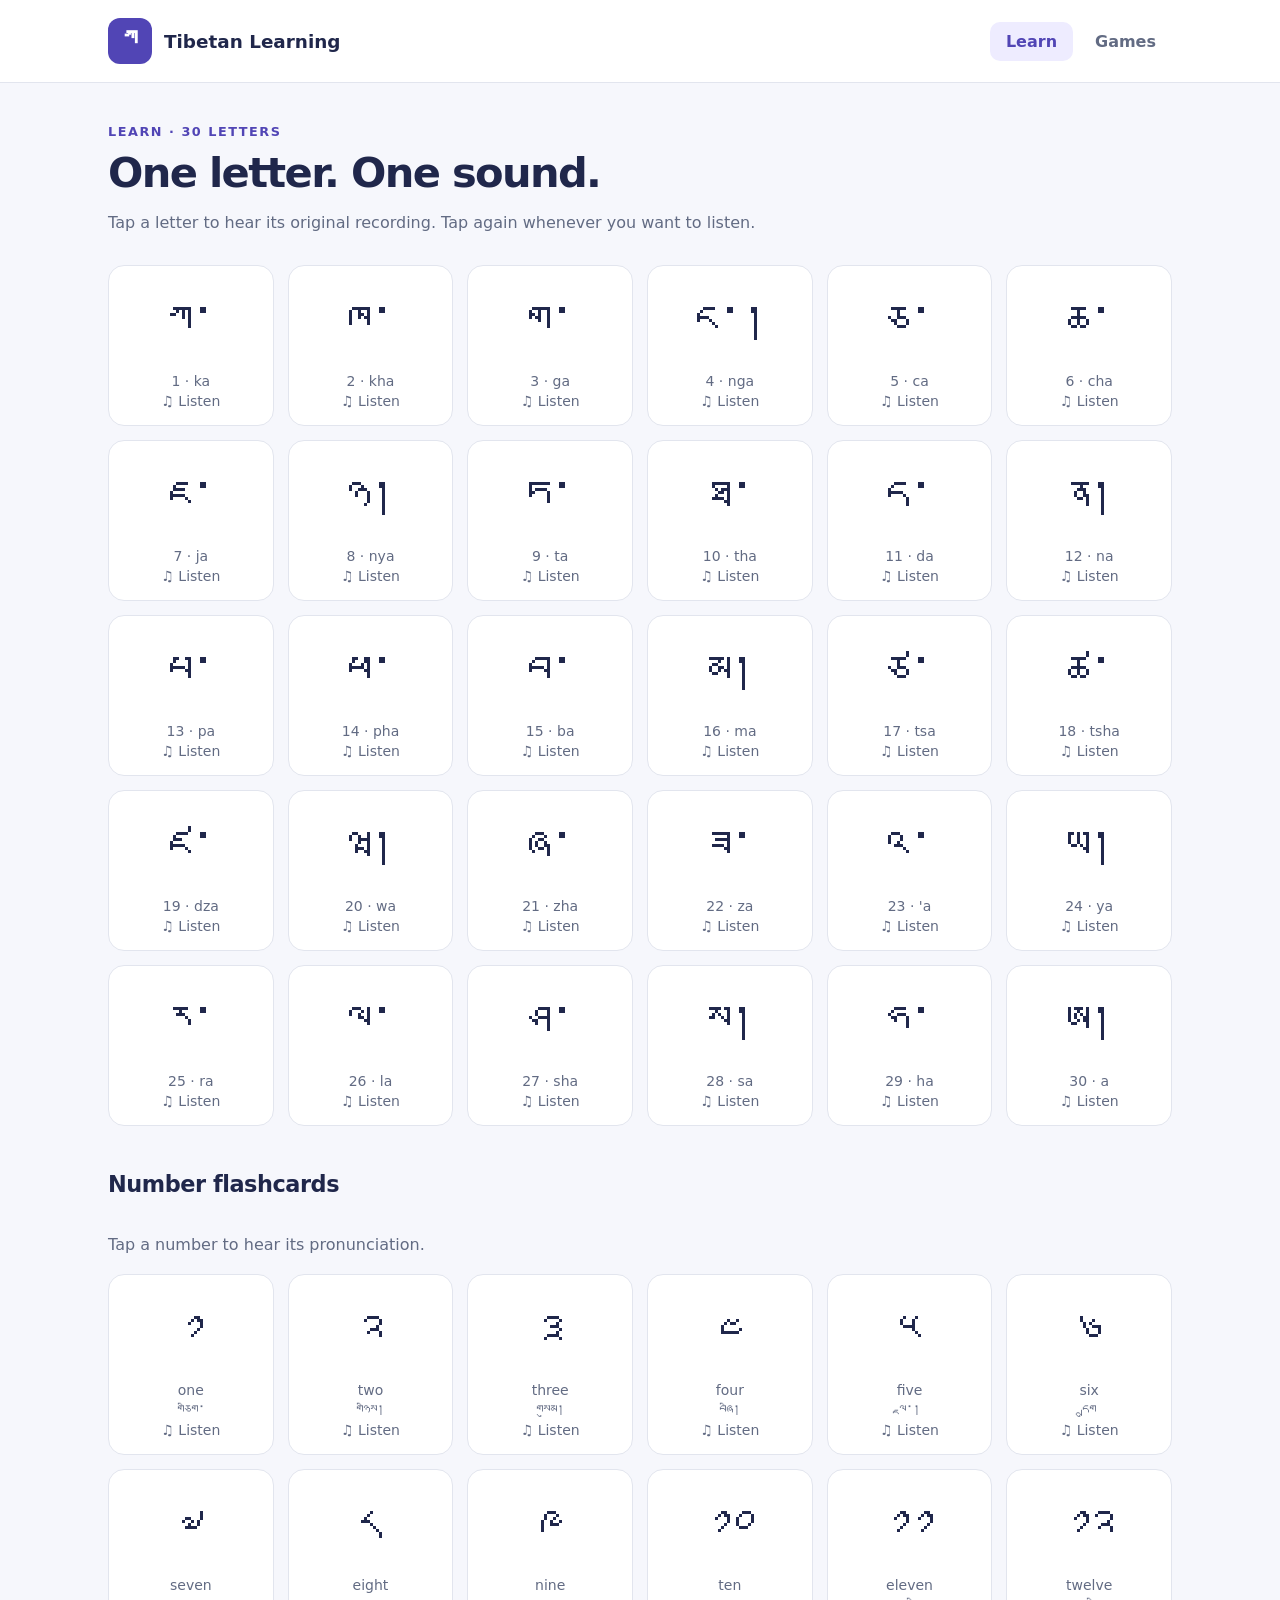
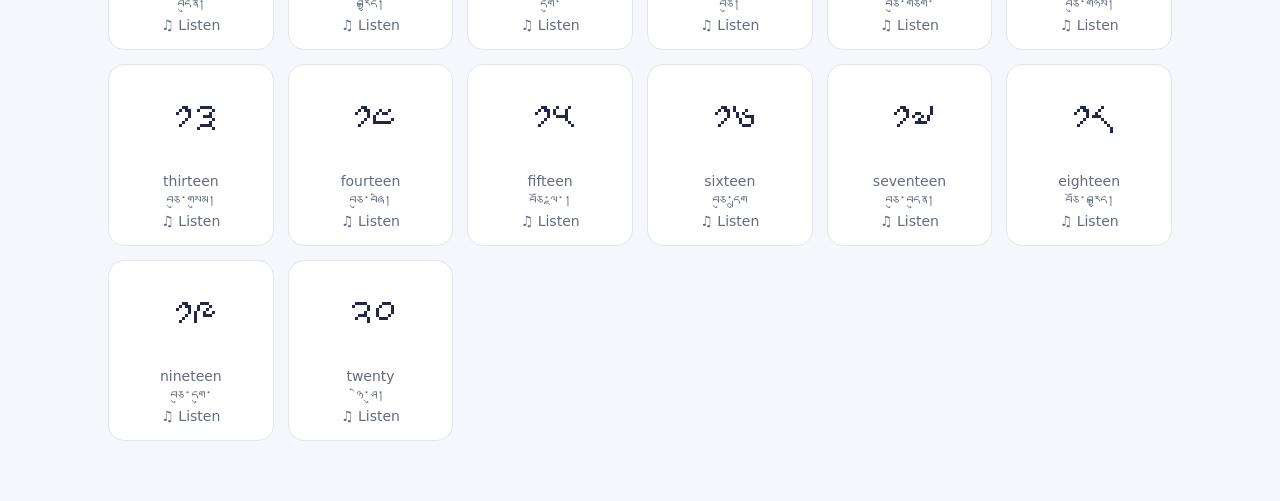
<file: index.html>
<!doctype html>
<html lang="en">
  <head>
    <meta charset="utf-8" />
    <meta name="viewport" content="width=device-width, initial-scale=1" />
    <meta
      name="description"
      content="Learn the Tibetan alphabet with original pronunciation recordings and playful practice."
    />
    <title>Learn letters & numbers · Tibetan Learning</title>
    <link rel="stylesheet" href="assets/css/site.css" />
    <script defer src="assets/js/data/alphabet.js"></script>
    <script defer src="assets/js/data/numbers.js"></script>
    <script defer src="assets/js/shared/audio-player.js"></script>
    <script defer src="assets/js/shared/navigation.js"></script>
    <script defer src="assets/js/pages/learn.js"></script>
  </head>
  <body data-section="learn">
    <main id="main">
      <div class="page-heading">
        <span class="eyebrow">Learn · 30 letters</span>
        <h1>One letter. One sound.</h1>
        <p class="subtitle">
          Tap a letter to hear its original recording. Tap again whenever you
          want to listen.
        </p>
      </div>
      <p id="audio-status" role="status"></p>
      <p id="storage-status" role="status"></p>
      <div id="learn-grid" class="learn-grid"></div>
      <section id="numbers">
        <div class="section-label"><h2>Number flashcards</h2></div>
        <p class="muted">Tap a number to hear its pronunciation.</p>
        <div id="number-grid" class="learn-grid"></div>
      </section>
      <noscript
        >Please enable JavaScript to hear the alphabet recordings.</noscript
      >
    </main>
  </body>
</html>
</file>
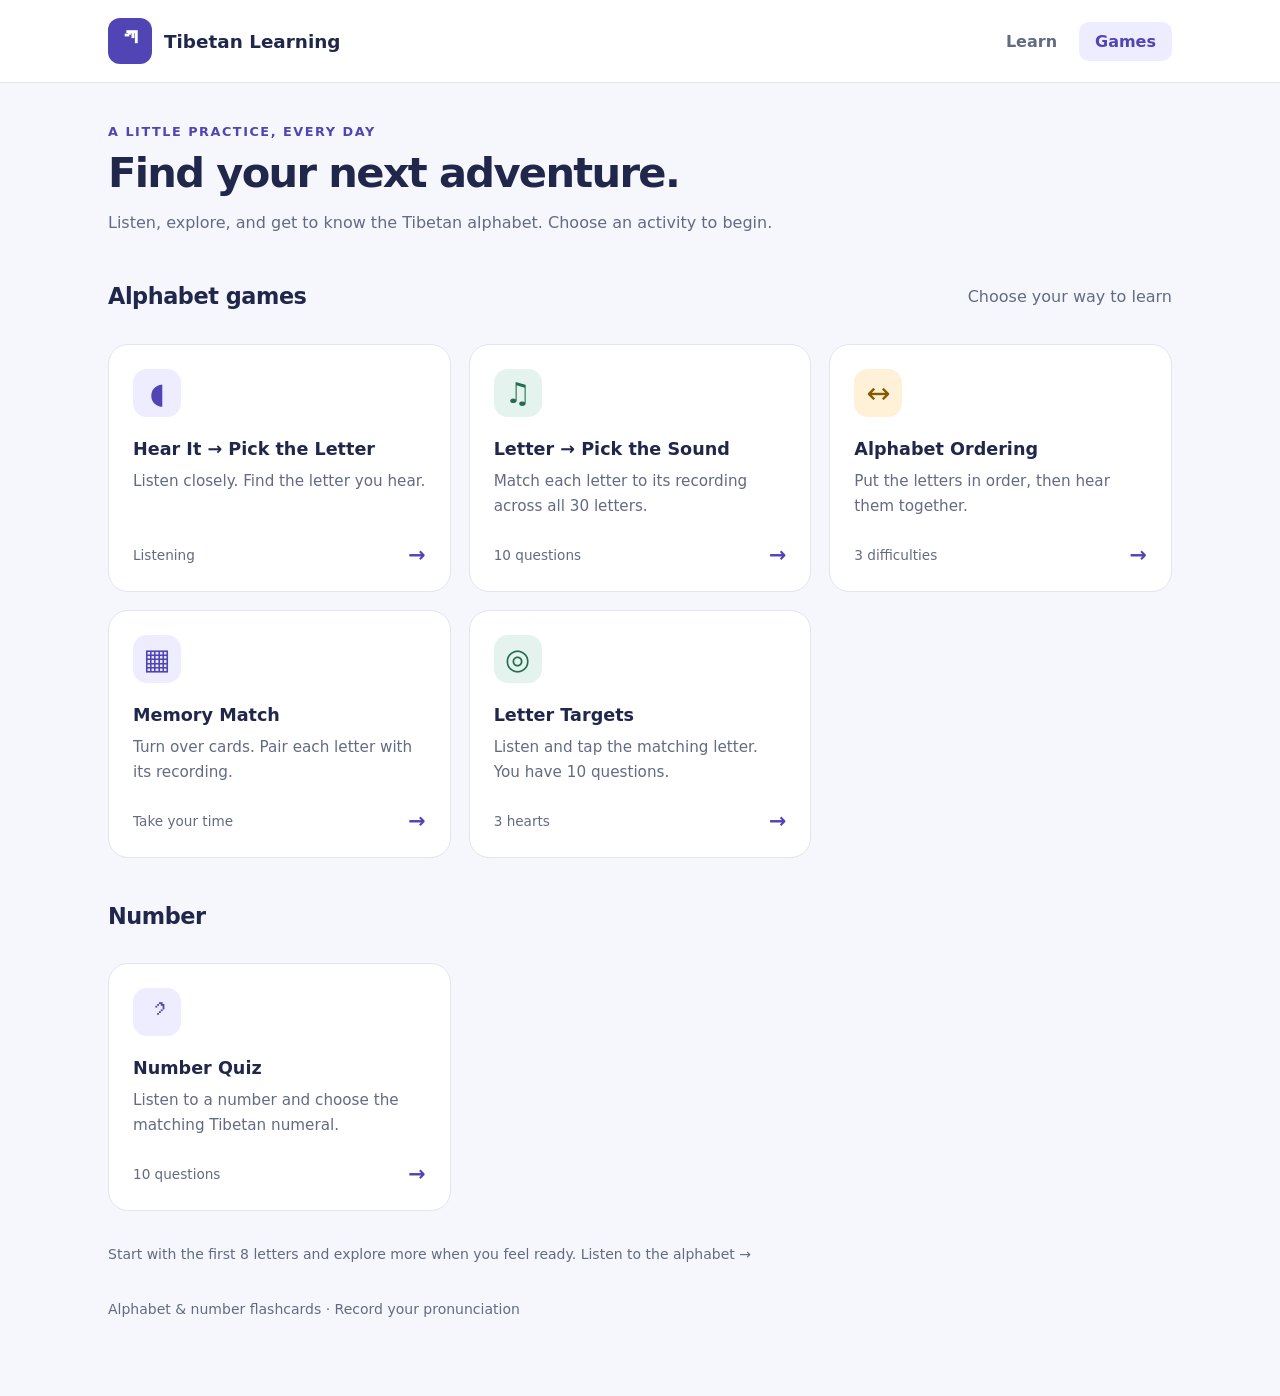
<file: activities.html>
<!doctype html>
<html lang="en">
  <head>
    <meta charset="utf-8" />
    <meta name="viewport" content="width=device-width, initial-scale=1" />
    <meta
      name="description"
      content="Learn the Tibetan alphabet with original pronunciation recordings and playful practice."
    />
    <title>Games · Tibetan Learning</title>
    <link rel="stylesheet" href="assets/css/site.css" />
    <script defer src="assets/js/data/alphabet.js"></script>
    <script defer src="assets/js/shared/saved-progress.js"></script>
    <script defer src="assets/js/data/game-catalog.js"></script>
    <script defer src="assets/js/shared/navigation.js"></script>
    <script defer src="assets/js/pages/games.js"></script>
  </head>
  <body data-section="games">
    <main id="main">
      <div class="page-heading">
        <span class="eyebrow">A little practice, every day</span>
        <h1>Find your next adventure.</h1>
        <p class="subtitle">
          Listen, explore, and get to know the Tibetan alphabet. Choose an
          activity to begin.
        </p>
      </div>
      <section id="games">
        <div class="section-label">
          <h2>Alphabet games</h2>
          <span class="muted">Choose your way to learn</span>
        </div>
        <div id="games-grid" class="card-grid"></div>
      </section>
      <section id="number-games">
        <div class="section-label"><h2>Number</h2></div>
        <div id="number-games-grid" class="card-grid"></div>
      </section>
      <p class="note">
        Start with the first 8 letters and explore more when you feel ready.
        <a href="learn.html">Listen to the alphabet →</a>
      </p>
      <p class="note">
        <a href="learn.html">Alphabet & number flashcards</a> ·
        <a href="practice.html">Record your pronunciation</a>
      </p>
      <p id="audio-status" role="status"></p>
      <p id="storage-status" role="status"></p>
      <noscript>Please enable JavaScript to load the activities.</noscript>
    </main>
  </body>
</html>
</file>
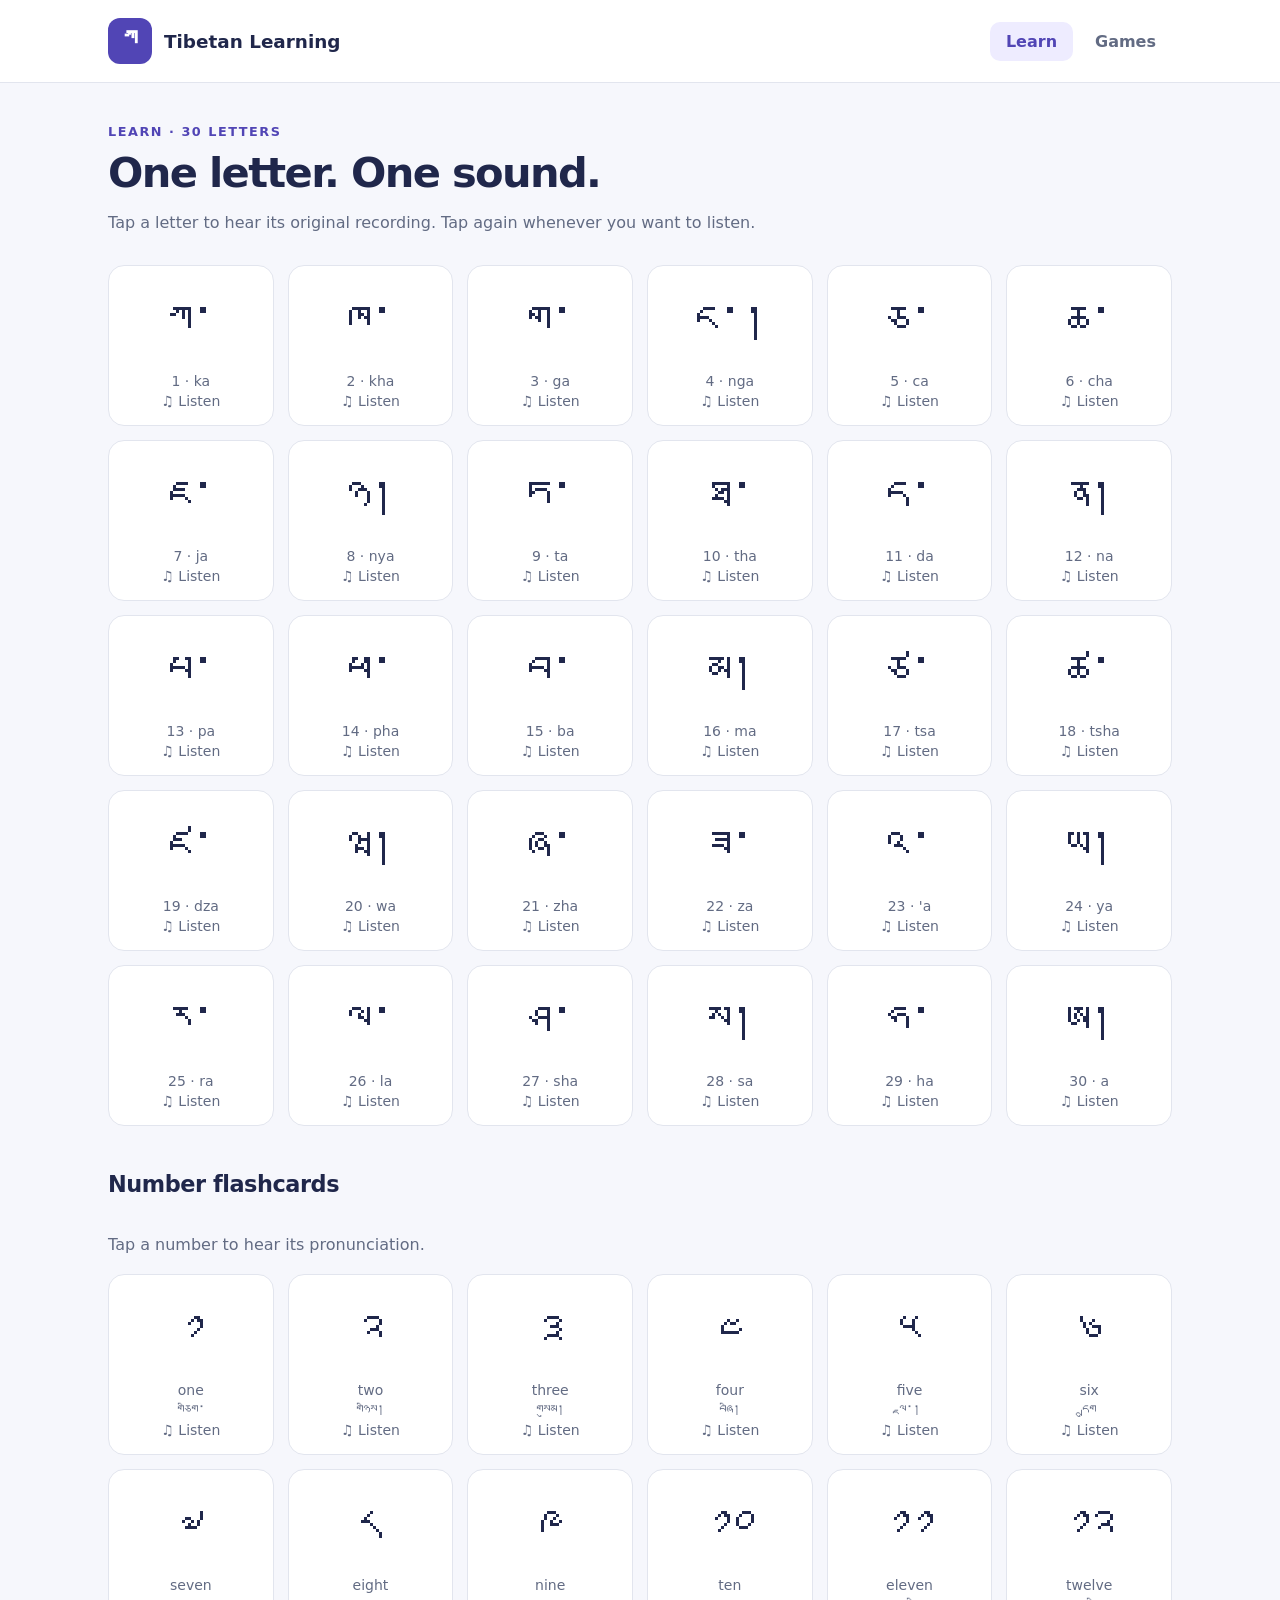
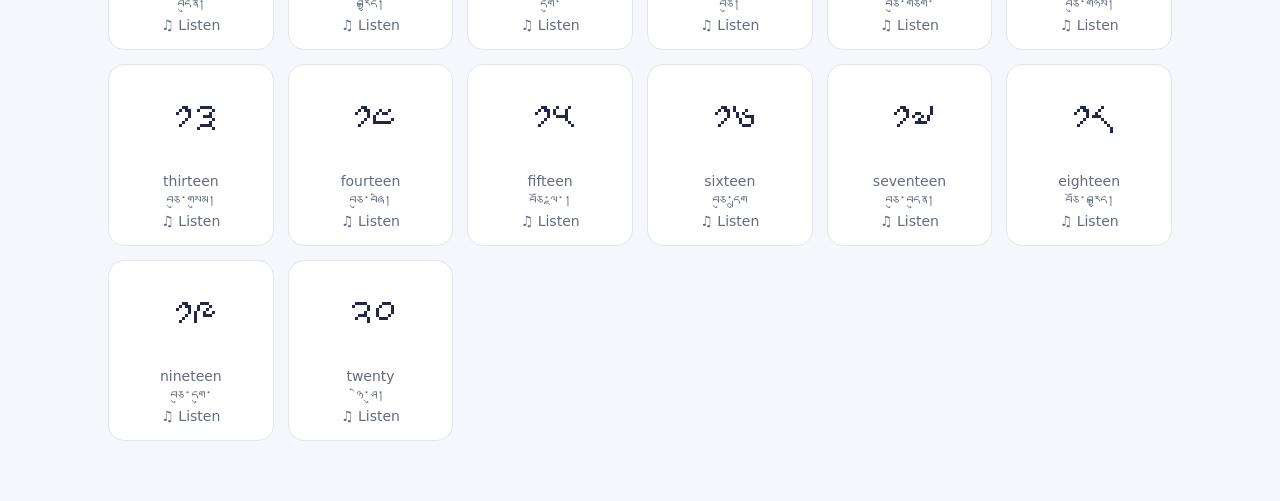
<file: learn.html>
<!doctype html>
<html lang="en">
  <head>
    <meta charset="utf-8" />
    <meta name="viewport" content="width=device-width, initial-scale=1" />
    <meta
      name="description"
      content="Learn the Tibetan alphabet with original pronunciation recordings and playful practice."
    />
    <title>Learn letters & numbers · Tibetan Learning</title>
    <link rel="stylesheet" href="assets/css/site.css" />
    <script defer src="assets/js/data/alphabet.js"></script>
    <script defer src="assets/js/data/numbers.js"></script>
    <script defer src="assets/js/shared/audio-player.js"></script>
    <script defer src="assets/js/shared/navigation.js"></script>
    <script defer src="assets/js/pages/learn.js"></script>
  </head>
  <body data-section="learn">
    <main id="main">
      <div class="page-heading">
        <span class="eyebrow">Learn · 30 letters</span>
        <h1>One letter. One sound.</h1>
        <p class="subtitle">
          Tap a letter to hear its original recording. Tap again whenever you
          want to listen.
        </p>
      </div>
      <p id="audio-status" role="status"></p>
      <p id="storage-status" role="status"></p>
      <div id="learn-grid" class="learn-grid"></div>
      <section id="numbers">
        <div class="section-label"><h2>Number flashcards</h2></div>
        <p class="muted">Tap a number to hear its pronunciation.</p>
        <div id="number-grid" class="learn-grid"></div>
      </section>
      <noscript
        >Please enable JavaScript to hear the alphabet recordings.</noscript
      >
    </main>
  </body>
</html>
</file>
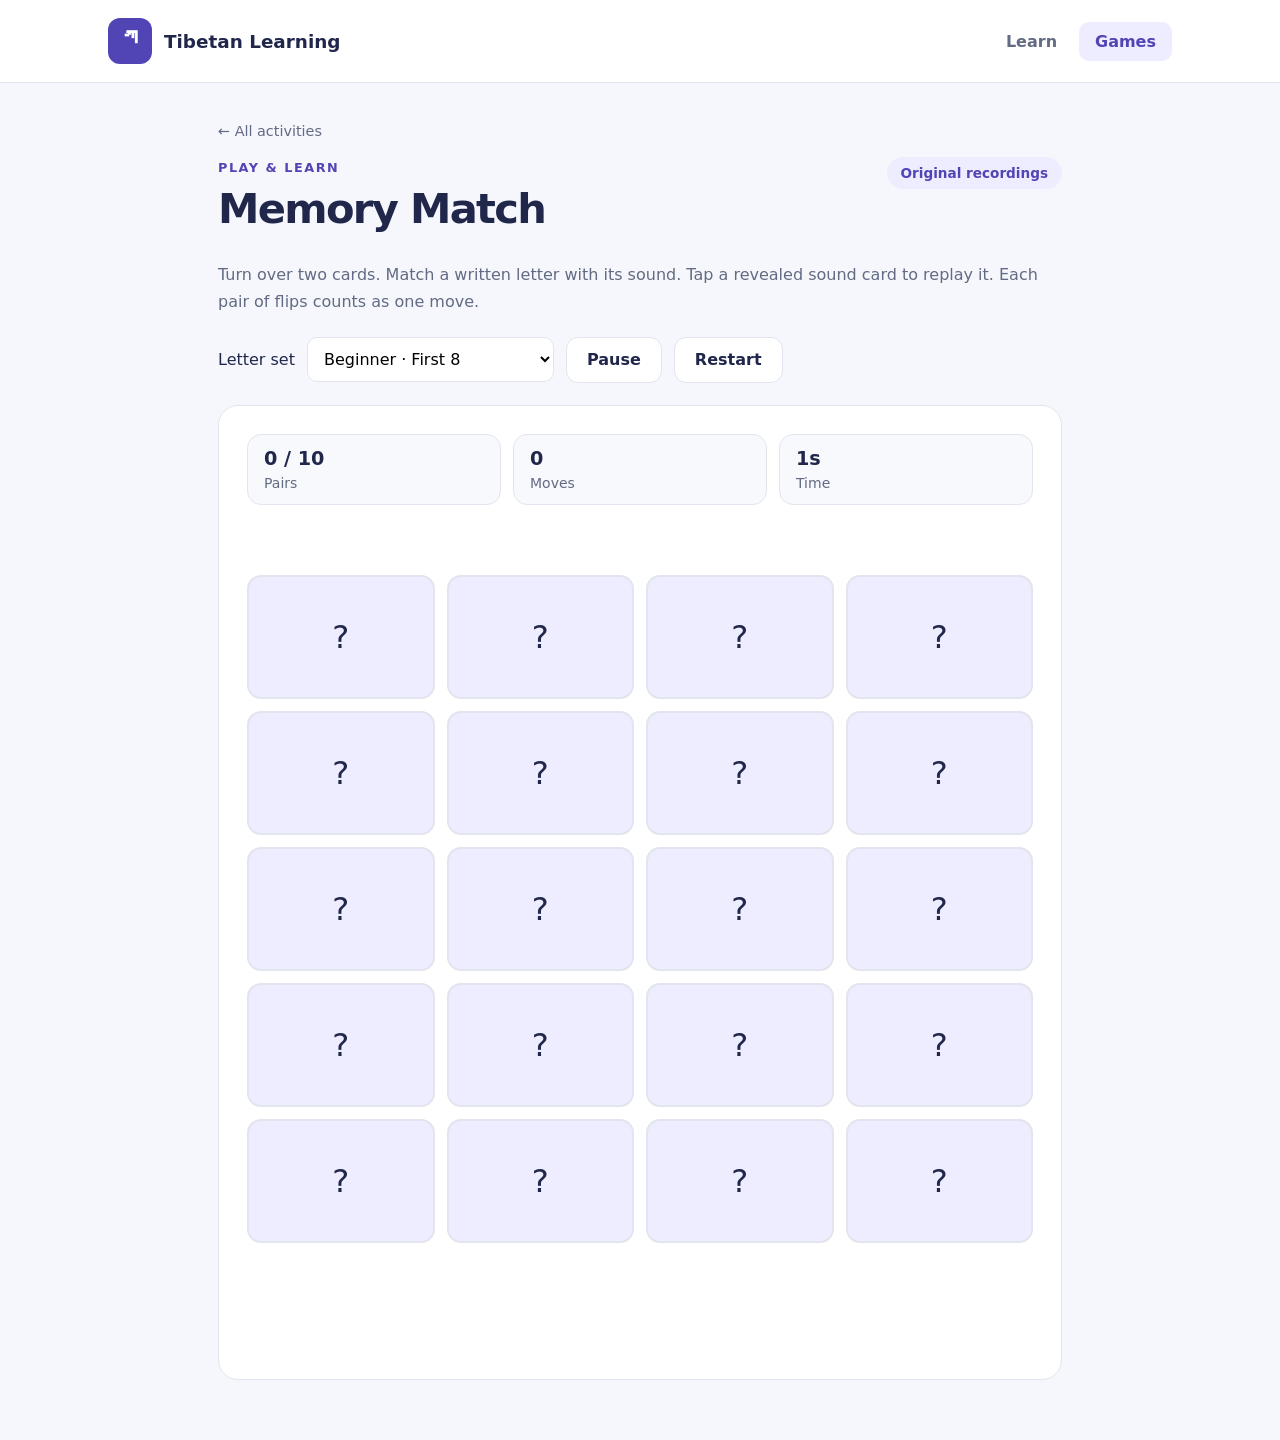
<file: games/memory.html>
<!doctype html>
<html lang="en">
  <head>
    <meta charset="utf-8" />
    <meta name="viewport" content="width=device-width, initial-scale=1" />
    <meta
      name="description"
      content="Learn the Tibetan alphabet with original pronunciation recordings and playful practice."
    />
    <title>Memory Match · Tibetan Learning</title>
    <link rel="stylesheet" href="../assets/css/site.css" />
    <script defer src="../assets/js/data/alphabet.js"></script>
    <script defer src="../assets/js/shared/audio-player.js"></script>
    <script defer src="../assets/js/shared/saved-progress.js"></script>
    <script defer src="../assets/js/data/game-catalog.js"></script>
    <script defer src="../assets/js/shared/navigation.js"></script>
    <script defer src="../assets/js/shared/random.js"></script>
    <script defer src="../assets/js/shared/game-session.js"></script>
    <script defer src="../assets/js/games/memory.js"></script>
  </head>
  <body data-section="games">
    <main id="main" class="game-main">
      <a class="back" href="../activities.html#games">← All activities</a>
      <div class="game-header">
        <div>
          <span class="eyebrow">Play & learn</span>
          <h1 id="game-title">Memory Match</h1>
        </div>
        <span class="pill">Original recordings</span>
      </div>
      <p id="game-description" class="subtitle"></p>
      <div class="settings">
        <label for="difficulty">Letter set</label
        ><select id="difficulty">
          <option value="0">Beginner · First 8</option>
          <option value="1">Intermediate · First 16</option>
          <option value="2">Challenge · All 30</option></select
        ><button id="pause" class="button" hidden>Pause</button
        ><button id="restart" class="button" hidden>Restart</button>
      </div>
      <div class="panel">
        <div id="stats" class="stats" aria-label="Game statistics"></div>
        <div id="pause-banner" class="pause-banner" hidden>
          Game paused. Select Resume when you are ready. Replay the sound if
          needed.
        </div>
        <div id="stage" class="stage"></div>
        <p id="feedback" class="feedback" role="status" aria-live="polite"></p>
        <p id="audio-status" role="status"></p>
        <p id="storage-status" role="status"></p>
      </div>
      <noscript>Please enable JavaScript to play this activity.</noscript>
    </main>
  </body>
</html>
</file>
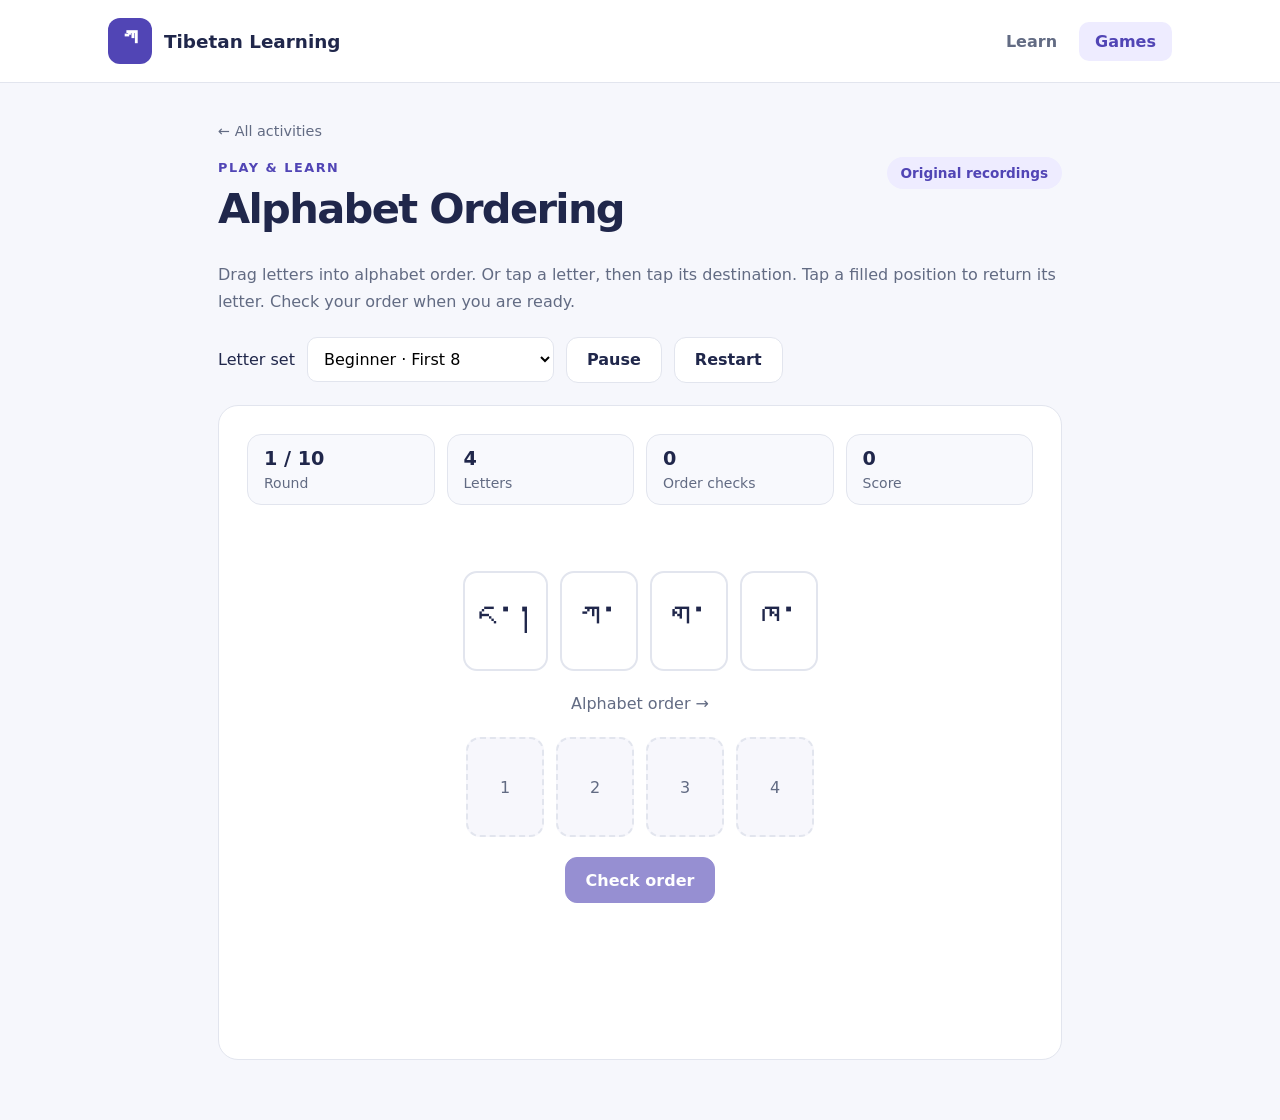
<file: games/ordering.html>
<!doctype html>
<html lang="en">
  <head>
    <meta charset="utf-8" />
    <meta name="viewport" content="width=device-width, initial-scale=1" />
    <meta
      name="description"
      content="Learn the Tibetan alphabet with original pronunciation recordings and playful practice."
    />
    <title>Alphabet Ordering · Tibetan Learning</title>
    <link rel="stylesheet" href="../assets/css/site.css" />
    <script defer src="../assets/js/data/alphabet.js"></script>
    <script defer src="../assets/js/shared/audio-player.js"></script>
    <script defer src="../assets/js/shared/saved-progress.js"></script>
    <script defer src="../assets/js/data/game-catalog.js"></script>
    <script defer src="../assets/js/shared/navigation.js"></script>
    <script defer src="../assets/js/shared/random.js"></script>
    <script defer src="../assets/js/shared/game-session.js"></script>
    <script defer src="../assets/js/games/ordering.js"></script>
  </head>
  <body data-section="games">
    <main id="main" class="game-main">
      <a class="back" href="../activities.html#games">← All activities</a>
      <div class="game-header">
        <div>
          <span class="eyebrow">Play & learn</span>
          <h1 id="game-title">Alphabet Ordering</h1>
        </div>
        <span class="pill">Original recordings</span>
      </div>
      <p id="game-description" class="subtitle"></p>
      <div class="settings">
        <label for="difficulty">Letter set</label
        ><select id="difficulty">
          <option value="0">Beginner · First 8</option>
          <option value="1">Intermediate · First 16</option>
          <option value="2">Challenge · All 30</option></select
        ><button id="pause" class="button" hidden>Pause</button
        ><button id="restart" class="button" hidden>Restart</button>
      </div>
      <div class="panel">
        <div id="stats" class="stats" aria-label="Game statistics"></div>
        <div id="pause-banner" class="pause-banner" hidden>
          Game paused. Select Resume when you are ready. Replay the sound if
          needed.
        </div>
        <div id="stage" class="stage"></div>
        <p id="feedback" class="feedback" role="status" aria-live="polite"></p>
        <p id="audio-status" role="status"></p>
        <p id="storage-status" role="status"></p>
      </div>
      <noscript>Please enable JavaScript to play this activity.</noscript>
    </main>
  </body>
</html>
</file>
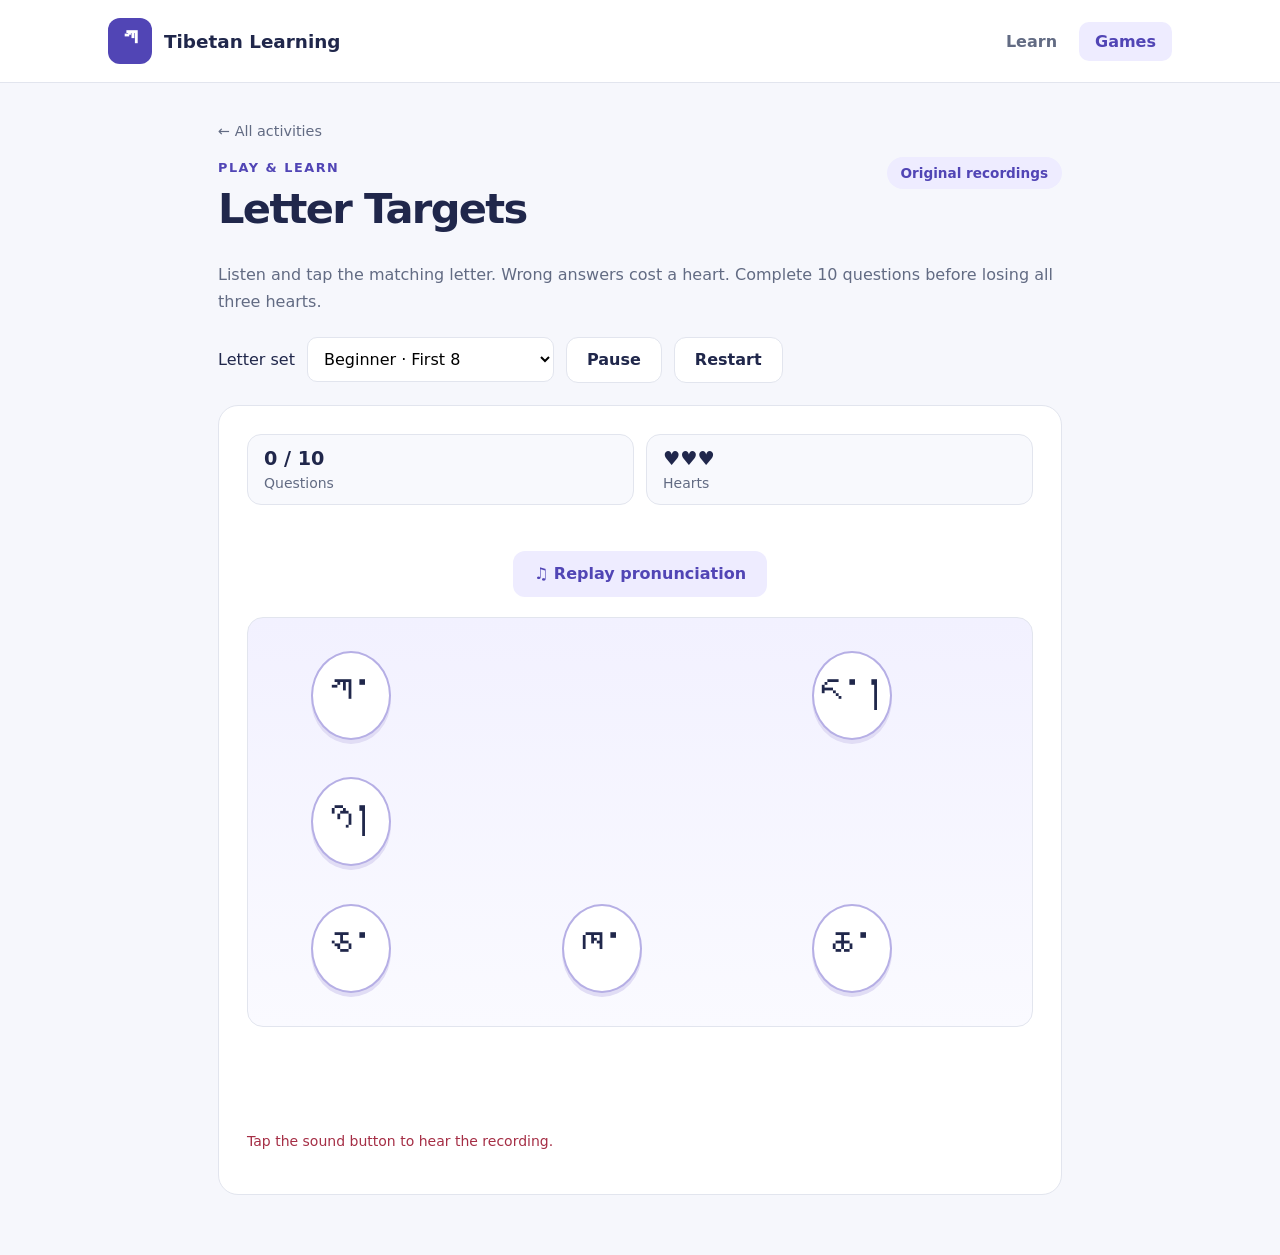
<file: games/shooting.html>
<!doctype html>
<html lang="en">
  <head>
    <meta charset="utf-8" />
    <meta name="viewport" content="width=device-width, initial-scale=1" />
    <meta
      name="description"
      content="Learn the Tibetan alphabet with original pronunciation recordings and playful practice."
    />
    <title>Letter Targets · Tibetan Learning</title>
    <link rel="stylesheet" href="../assets/css/site.css" />
    <script defer src="../assets/js/data/alphabet.js"></script>
    <script defer src="../assets/js/shared/audio-player.js"></script>
    <script defer src="../assets/js/shared/saved-progress.js"></script>
    <script defer src="../assets/js/data/game-catalog.js"></script>
    <script defer src="../assets/js/shared/navigation.js"></script>
    <script defer src="../assets/js/shared/random.js"></script>
    <script defer src="../assets/js/shared/game-session.js"></script>
    <script defer src="../assets/js/games/shooting.js"></script>
  </head>
  <body data-section="games">
    <main id="main" class="game-main">
      <a class="back" href="../activities.html#games">← All activities</a>
      <div class="game-header">
        <div>
          <span class="eyebrow">Play & learn</span>
          <h1 id="game-title">Letter Targets</h1>
        </div>
        <span class="pill">Original recordings</span>
      </div>
      <p id="game-description" class="subtitle"></p>
      <div class="settings">
        <label for="difficulty">Letter set</label
        ><select id="difficulty">
          <option value="0">Beginner · First 8</option>
          <option value="1">Intermediate · First 16</option>
          <option value="2">Challenge · All 30</option></select
        ><button id="pause" class="button" hidden>Pause</button
        ><button id="restart" class="button" hidden>Restart</button>
      </div>
      <div class="panel">
        <div id="stats" class="stats" aria-label="Game statistics"></div>
        <div id="pause-banner" class="pause-banner" hidden>
          Game paused. Select Resume when you are ready. Replay the sound if
          needed.
        </div>
        <div id="stage" class="stage"></div>
        <p id="feedback" class="feedback" role="status" aria-live="polite"></p>
        <p id="audio-status" role="status"></p>
        <p id="storage-status" role="status"></p>
      </div>
      <noscript>Please enable JavaScript to play this activity.</noscript>
    </main>
  </body>
</html>
</file>
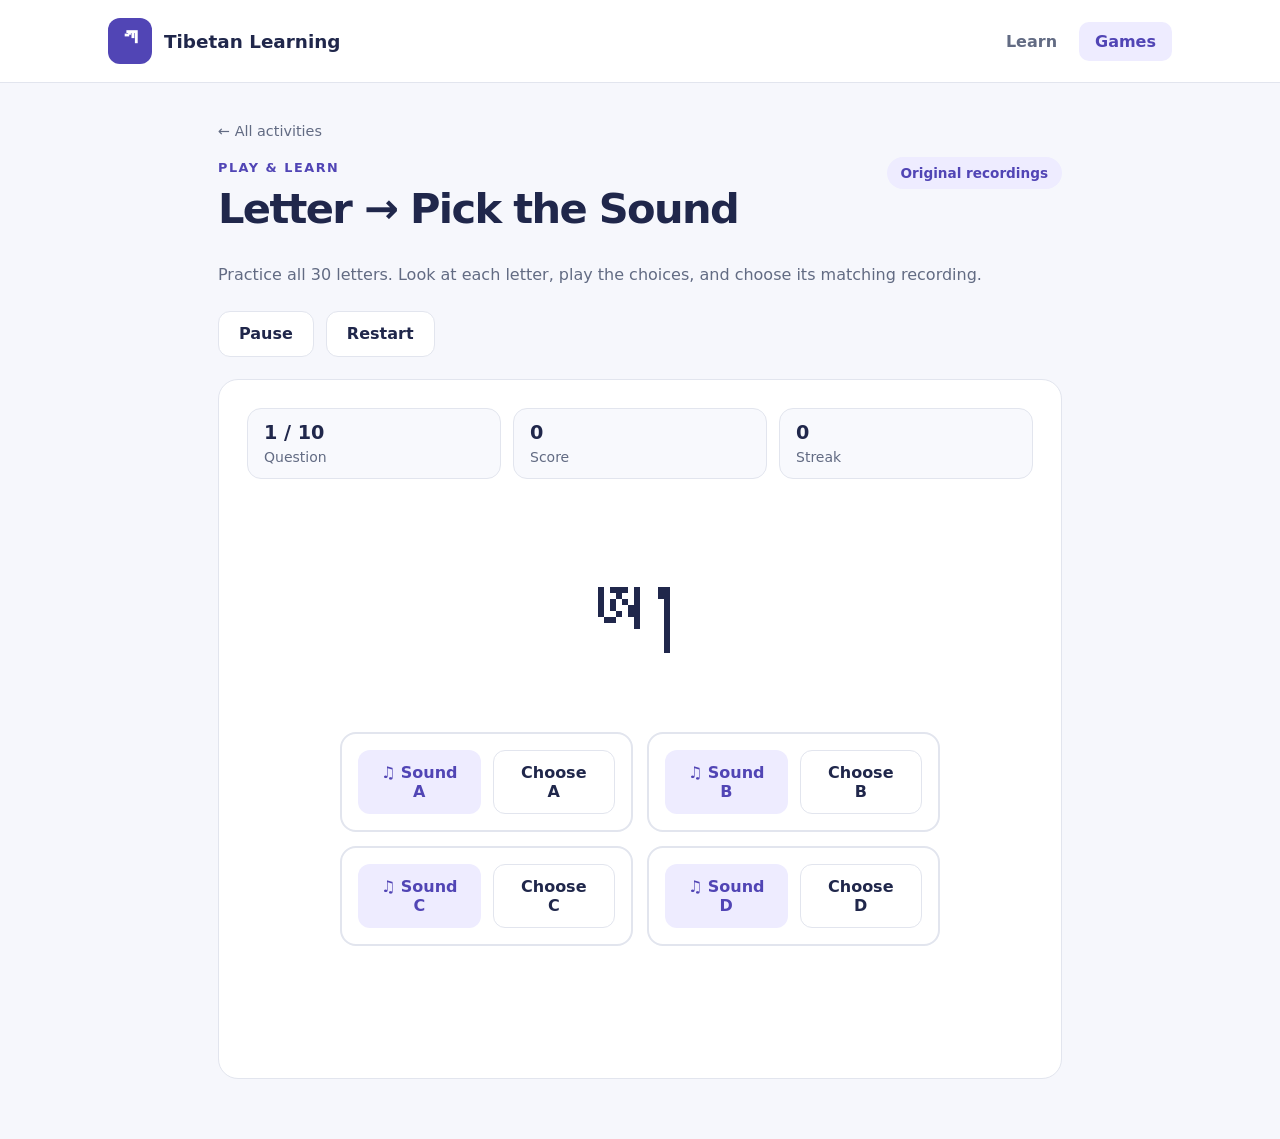
<file: games/sound.html>
<!doctype html>
<html lang="en">
  <head>
    <meta charset="utf-8" />
    <meta name="viewport" content="width=device-width, initial-scale=1" />
    <meta
      name="description"
      content="Learn the Tibetan alphabet with original pronunciation recordings and playful practice."
    />
    <title>Letter → Pick the Sound · Tibetan Learning</title>
    <link rel="stylesheet" href="../assets/css/site.css" />
    <script defer src="../assets/js/data/alphabet.js"></script>
    <script defer src="../assets/js/shared/audio-player.js"></script>
    <script defer src="../assets/js/shared/saved-progress.js"></script>
    <script defer src="../assets/js/data/game-catalog.js"></script>
    <script defer src="../assets/js/shared/navigation.js"></script>
    <script defer src="../assets/js/shared/random.js"></script>
    <script defer src="../assets/js/shared/game-session.js"></script>
    <script defer src="../assets/js/games/sound.js"></script>
  </head>
  <body data-section="games">
    <main id="main" class="game-main">
      <a class="back" href="../activities.html#games">← All activities</a>
      <div class="game-header">
        <div>
          <span class="eyebrow">Play & learn</span>
          <h1 id="game-title">Letter → Pick the Sound</h1>
        </div>
        <span class="pill">Original recordings</span>
      </div>
      <p id="game-description" class="subtitle"></p>
      <div class="settings">
        <button id="pause" class="button" hidden>Pause</button>
        <button id="restart" class="button" hidden>Restart</button>
      </div>
      <div class="panel">
        <div id="stats" class="stats" aria-label="Game statistics"></div>
        <div id="pause-banner" class="pause-banner" hidden>
          Game paused. Select Resume when you are ready. Replay the sound if
          needed.
        </div>
        <div id="stage" class="stage"></div>
        <p id="feedback" class="feedback" role="status" aria-live="polite"></p>
        <p id="audio-status" role="status"></p>
        <p id="storage-status" role="status"></p>
      </div>
      <noscript>Please enable JavaScript to play this activity.</noscript>
    </main>
  </body>
</html>
</file>
<file: assets/css/site.css>
/* Theme tokens */
:root {
  color-scheme: light;
  --ink: #20274b;
  --muted: #626b83;
  --accent: #5145b5;
  --light: #eeecff;
  --line: #e2e5ee;
  --green: #176348;
  --red: #a52e45;
  --radius: 20px;
  font-family:
    system-ui,
    -apple-system,
    BlinkMacSystemFont,
    "Segoe UI",
    sans-serif;
  color: var(--ink);
  background: #f6f7fc;
  font-size: 16px;
}

/* Page layout and navigation */
* {
  box-sizing: border-box;
}
body {
  margin: 0;
}
button,
a,
select {
  -webkit-tap-highlight-color: transparent;
}
button,
select {
  font: inherit;
}
button,
a {
  touch-action: manipulation;
}
button {
  cursor: pointer;
}
a {
  color: inherit;
  text-decoration: none;
}
button:disabled {
  cursor: default;
  opacity: 0.6;
}
button:focus-visible,
a:focus-visible,
select:focus-visible {
  outline: 3px solid #e2a120;
  outline-offset: 4px;
}
button {
  color: var(--ink);
}
.skip {
  position: absolute;
  top: -100px;
  padding: 12px;
  background: white;
  z-index: 20;
}
.skip:focus {
  top: 8px;
}
.topbar {
  border-bottom: 1px solid var(--line);
  background: #fff;
}
.nav-wrap {
  max-width: 1120px;
  margin: auto;
  display: flex;
  align-items: center;
  justify-content: space-between;
  gap: 24px;
  padding: 18px 28px;
  flex-wrap: wrap;
}
.brand {
  display: flex;
  gap: 12px;
  align-items: center;
  font-weight: 750;
  font-size: 1.15rem;
}
.brand-mark {
  font-family: "Kailasa", "Noto Sans Tibetan", "Microsoft Himalaya", serif;
  font-size: 1.7rem;
  background: var(--accent);
  color: white;
  width: 44px;
  text-align: center;
  line-height: 1.7;
  border-radius: 12px;
}
.nav {
  display: flex;
  gap: 6px;
  flex-wrap: wrap;
}
.nav a {
  padding: 10px 16px;
  border-radius: 10px;
  color: var(--muted);
  font-weight: 600;
}
.nav a:hover,
.nav a[aria-current="page"] {
  background: var(--light);
  color: var(--accent);
}
main {
  max-width: 1120px;
  margin: 0 auto;
  padding: 38px 28px 60px;
}
h1 {
  font-size: clamp(1.9rem, 4vw, 2.6rem);
  letter-spacing: -0.04em;
  margin: 8px 0 12px;
  line-height: 1.2;
}
h2 {
  font-size: 1.4rem;
  letter-spacing: -0.02em;
}
h3 {
  margin: 0 0 10px;
  font-size: 1.1rem;
}
p {
  line-height: 1.65;
}
.muted,
.subtitle {
  color: var(--muted);
}
.eyebrow {
  text-transform: uppercase;
  letter-spacing: 0.12em;
  font-size: 0.8rem;
  font-weight: 750;
  color: var(--accent);
}
.page-heading {
  margin-bottom: 28px;
}
.page-heading p {
  margin: 0;
  max-width: 680px;
}
/* Score displays and game menu cards */
.progress-strip,
.stats {
  display: flex;
  gap: 12px;
  flex-wrap: wrap;
}
.progress-strip {
  margin: 24px 0 32px;
}
.metric {
  background: white;
  border: 1px solid var(--line);
  border-radius: 14px;
  padding: 15px 20px;
  flex: 1;
  min-width: 125px;
}
.metric strong {
  display: block;
  font-size: 1.5rem;
  margin-bottom: 3px;
}
.metric span {
  font-size: 0.875rem;
  color: var(--muted);
}
.section-label {
  display: flex;
  align-items: center;
  justify-content: space-between;
  gap: 16px;
  margin: 26px 0 16px;
}
.card-grid {
  display: grid;
  grid-template-columns: repeat(3, minmax(0, 1fr));
  gap: 18px;
}
.activity {
  display: flex;
  flex-direction: column;
  align-items: flex-start;
  background: #fff;
  border: 1px solid var(--line);
  border-radius: var(--radius);
  padding: 24px;
  transition:
    transform 0.15s,
    border-color 0.15s;
}
.activity:hover {
  transform: translateY(-3px);
  border-color: var(--accent);
}
.activity-icon {
  background: var(--light);
  color: var(--accent);
  width: 48px;
  height: 48px;
  border-radius: 14px;
  font-size: 1.8rem;
  display: grid;
  place-items: center;
  margin-bottom: 22px;
}
.activity:nth-child(3n + 2) .activity-icon {
  background: #e4f3ed;
  color: #246b52;
}
.activity:nth-child(3n) .activity-icon {
  background: #fff1d7;
  color: #855900;
}
.activity p {
  color: var(--muted);
  font-size: 0.95rem;
  margin: 0 0 24px;
}
.activity-foot {
  display: flex;
  width: 100%;
  justify-content: space-between;
  align-items: center;
  gap: 10px;
  margin-top: auto;
  font-size: 0.85rem;
  color: var(--muted);
}
.activity-foot b {
  color: var(--accent);
  font-size: 1.3rem;
}
/* Game layout and controls */
.panel {
  background: #fff;
  border: 1px solid var(--line);
  border-radius: var(--radius);
  padding: 28px;
}
.game-main {
  max-width: 900px;
}
.game-header {
  display: flex;
  align-items: flex-start;
  justify-content: space-between;
  gap: 18px;
}
.back {
  display: inline-block;
  font-size: 0.9rem;
  color: var(--muted);
  margin-bottom: 18px;
}
.pill {
  border-radius: 30px;
  background: var(--light);
  color: var(--accent);
  padding: 8px 14px;
  font-size: 0.85rem;
  font-weight: 650;
  white-space: nowrap;
}
.settings {
  display: flex;
  align-items: center;
  gap: 12px;
  margin: 22px 0;
  flex-wrap: wrap;
}
select {
  padding: 11px 35px 11px 12px;
  border: 1px solid var(--line);
  border-radius: 10px;
  background: #fff;
  max-width: 100%;
}
.button {
  border: 1px solid var(--line);
  border-radius: 12px;
  background: #fff;
  padding: 12px 20px;
  font-weight: 650;
  display: inline-flex;
  align-items: center;
  justify-content: center;
  gap: 8px;
  min-height: 46px;
}
.button:hover {
  background: #f2f2fb;
}
.button.primary {
  background: var(--accent);
  color: #fff;
  border-color: var(--accent);
}
.button.primary:hover {
  background: #403497;
}
.button.sound {
  background: var(--light);
  border-color: transparent;
  color: var(--accent);
}
.actions {
  display: flex;
  gap: 12px;
  justify-content: center;
  flex-wrap: wrap;
  margin: 22px 0;
}
.stage {
  text-align: center;
  padding: 22px 0;
}
.tibetan {
  font-family: "Kailasa", "Noto Sans Tibetan", "Microsoft Himalaya", serif;
  font-weight: 400;
  line-height: 1.9;
}
.prompt-letter {
  font-size: 6rem;
  margin: 5px 0 12px;
}
.choices {
  display: grid;
  grid-template-columns: repeat(2, minmax(0, 1fr));
  gap: 14px;
  margin: 20px auto;
  max-width: 600px;
}
.letter-choice {
  font-size: 3rem;
  padding: 8px 20px;
  background: #f8f8fe;
  border: 2px solid var(--line);
  border-radius: 16px;
  min-height: 108px;
}
.letter-choice:hover {
  border-color: var(--accent);
  background: var(--light);
}
.sound-choice {
  display: flex;
  align-items: center;
  justify-content: space-between;
  gap: 12px;
  border: 2px solid var(--line);
  border-radius: 16px;
  padding: 16px;
  flex-wrap: wrap;
}
.sound-choice .button {
  flex: 1;
}
.sound-choice.correct,
.correct {
  border-color: var(--green) !important;
  background: #e3f5ec !important;
}
.incorrect {
  border-color: var(--red) !important;
  background: #fff0f2 !important;
}
.feedback {
  min-height: 30px;
  text-align: center;
  font-weight: 650;
  margin: 16px 0;
  color: var(--muted);
}
.feedback[data-tone="good"] {
  color: var(--green);
}
.feedback[data-tone="bad"] {
  color: var(--red);
}
#audio-status,
#storage-status {
  font-size: 0.875rem;
  color: var(--red);
  line-height: 1.5;
}
#audio-status:empty,
#storage-status:empty {
  display: none;
}
.stats {
  margin-bottom: 24px;
}
.stats .metric {
  background: #f8f9fd;
  padding: 12px 16px;
  min-width: 90px;
}
.stats .metric strong {
  font-size: 1.2rem;
}
.instruction {
  max-width: 580px;
  margin: 12px auto;
  color: var(--muted);
}
/* Memory Match */
.memory-grid {
  display: grid;
  grid-template-columns: repeat(4, minmax(0, 1fr));
  gap: 12px;
  margin: 24px 0;
}
.memory-card {
  border: 2px solid var(--line);
  background: var(--light);
  border-radius: 14px;
  min-height: 124px;
  font-size: 2rem;
}
.memory-card.revealed {
  background: white;
}
.memory-card.matched {
  background: #e3f5ec;
  border-color: #87bea5;
  opacity: 1;
}
.memory-card small {
  display: block;
  font: 500 0.8rem system-ui;
  color: var(--muted);
}
.memory-card .tibetan {
  font-size: 2.7rem;
}
/* Letter Targets */
.arena {
  position: relative;
  overflow: hidden;
  height: 410px;
  border: 1px solid var(--line);
  border-radius: 16px;
  background: linear-gradient(#f2f1ff, #fafaff);
  margin: 20px 0;
}
.target {
  position: absolute;
  width: 80px;
  min-height: 85px;
  border: 2px solid #b6afe5;
  border-radius: 50%;
  background: #fff;
  box-shadow: 0 4px 0 #e1ddf5;
  font-size: 2.8rem;
  padding: 0;
}
.target:hover {
  background: var(--light);
  border-color: var(--accent);
}
.arena-label {
  position: absolute;
  bottom: 10px;
  left: 0;
  right: 0;
  color: var(--muted);
  font-size: 0.8rem;
  pointer-events: none;
}
/* Alphabet Ordering */
.order-bank,
.order-slots {
  display: flex;
  gap: 12px;
  flex-wrap: wrap;
  justify-content: center;
  margin: 20px 0;
}
.order-tile,
.order-slot {
  min-width: 78px;
  min-height: 100px;
  border: 2px solid var(--line);
  border-radius: 14px;
  font-size: 2.4rem;
  background: #fff;
  padding: 4px 12px;
}
.order-slot {
  border-style: dashed;
  background: #f7f7fc;
}
.order-slot.empty {
  font: 500 1rem system-ui;
  color: var(--muted);
}
.order-tile[aria-pressed="true"] {
  border-color: var(--accent);
  background: var(--light);
}
progress {
  width: 100%;
  height: 16px;
  accent-color: var(--accent);
}
/* End-of-round results */
.result {
  text-align: center;
}
.result h2 {
  font-size: 2rem;
}
.result-score {
  font-size: 3.5rem;
  font-weight: 750;
  color: var(--accent);
}
.stars {
  font-size: 2rem;
  color: #a66a00;
  letter-spacing: 6px;
}
.review-letters {
  display: flex;
  flex-wrap: wrap;
  gap: 10px;
  justify-content: center;
  margin: 16px 0;
}
.review-letters button {
  font-size: 2rem;
}
/* Learn flashcards */
.learn-grid {
  display: grid;
  grid-template-columns: repeat(6, minmax(0, 1fr));
  gap: 14px;
}
.learn-card {
  background: white;
  border: 1px solid var(--line);
  border-radius: 16px;
  padding: 12px;
}
.learn-card .tibetan {
  display: block;
  font-size: 3rem;
}
.learn-card small {
  display: block;
  color: var(--muted);
  font-size: 0.875rem;
  margin: 4px 0;
}
.learn-card:hover {
  border-color: var(--accent);
  background: var(--light);
}
.progress-list {
  display: grid;
  gap: 12px;
}
.progress-row {
  display: flex;
  justify-content: space-between;
  gap: 20px;
  align-items: center;
  border-bottom: 1px solid var(--line);
  padding: 12px 0;
  flex-wrap: wrap;
}
.note {
  font-size: 0.875rem;
  color: var(--muted);
  margin-top: 32px;
}
.pause-banner {
  padding: 16px;
  background: var(--light);
  border-radius: 12px;
  text-align: center;
  margin: 12px 0;
}
[hidden] {
  display: none !important;
}

/* Responsive layouts */
@media (max-width: 700px) {
  main {
    padding: 26px 18px 40px;
  }
  .nav-wrap {
    padding: 14px 18px;
    gap: 14px;
  }
  .nav a {
    padding: 8px 11px;
    font-size: 0.9rem;
  }
  .card-grid {
    grid-template-columns: repeat(2, minmax(0, 1fr));
  }
  .learn-grid {
    grid-template-columns: repeat(4, minmax(0, 1fr));
  }
  .panel {
    padding: 20px;
  }
  .game-header {
    flex-wrap: wrap;
  }
  .memory-card {
    min-height: 100px;
  }
  .sound-choice {
    padding: 12px;
  }
  .sound-choice .button {
    padding: 10px;
  }
  .stats .metric {
    min-width: 80px;
  }
  .arena {
    height: 350px;
  }
}
@media (max-width: 440px) {
  .card-grid {
    grid-template-columns: 1fr;
  }
  .learn-grid {
    grid-template-columns: repeat(3, minmax(0, 1fr));
  }
  .nav {
    gap: 0;
  }
  .nav a {
    padding: 8px 10px;
  }
  .panel {
    padding: 16px;
  }
  .memory-grid {
    gap: 7px;
  }
  .memory-card {
    min-height: 92px;
  }
  .memory-card .tibetan {
    font-size: 2.2rem;
  }
  .choices {
    gap: 10px;
  }
  .target {
    width: 64px;
    min-height: 72px;
    font-size: 2.3rem;
  }
  .metric {
    padding: 12px;
    min-width: 110px;
  }
  .order-tile,
  .order-slot {
    min-width: 66px;
  }
  .sound-choice {
    flex-direction: column;
  }
  .sound-choice .button {
    width: 100%;
  }
}

/* Reduced motion */
@media (prefers-reduced-motion: reduce) {
  * {
    scroll-behavior: auto !important;
    transition: none !important;
  }
  .activity:hover {
    transform: none;
  }
}
</file>
